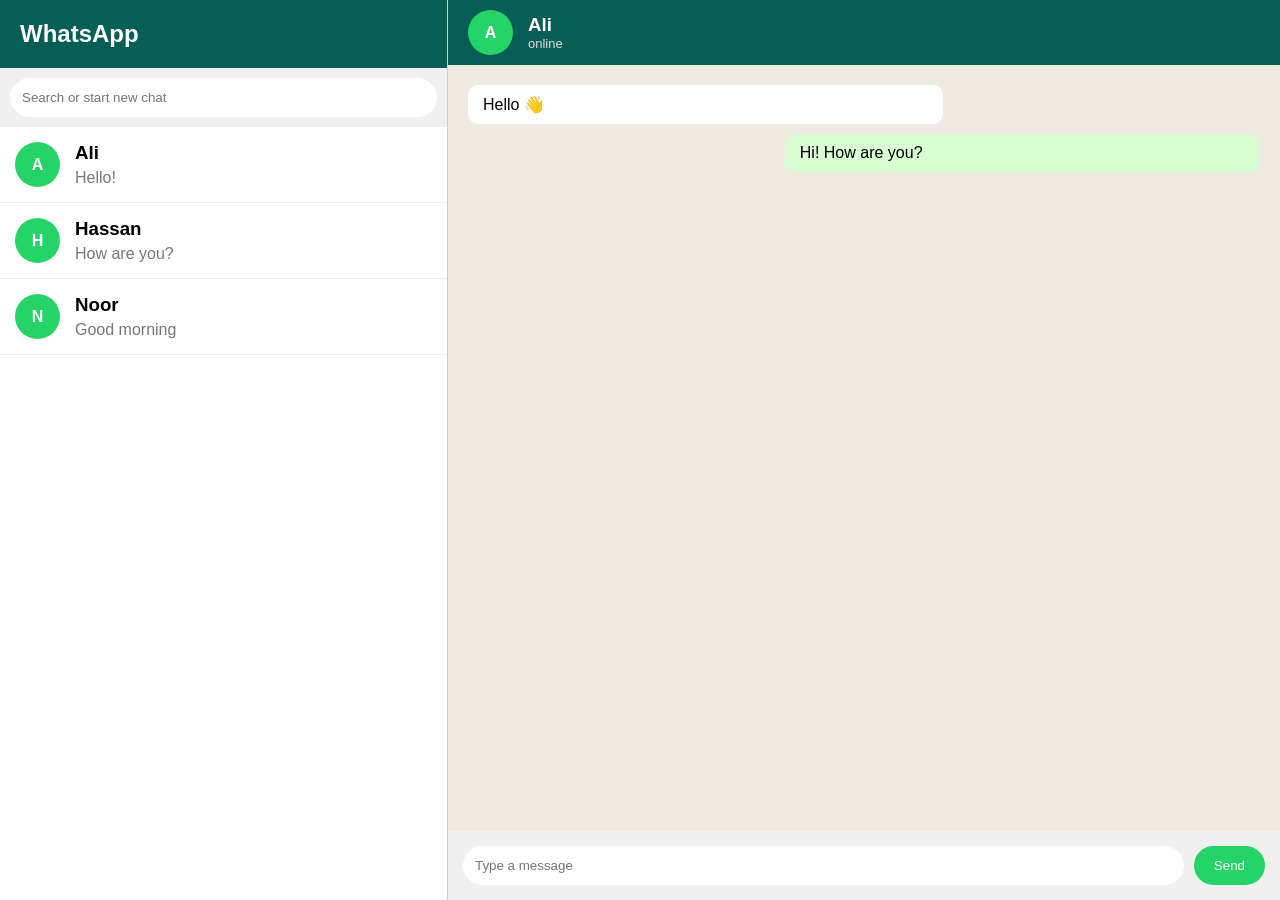
<file: index.html>
<!DOCTYPE html>
<html lang="en">
<head>
    <meta charset="UTF-8">
    <meta name="viewport" content="width=device-width, initial-scale=1.0">
    <title>WhatsApp Clone</title>
    <link rel="stylesheet" href="style.css">
</head>

<body>

    <div class="app">

        <!-- Left Sidebar -->
        <div class="sidebar">

            <div class="sidebar-header">
                <h2>WhatsApp</h2>
            </div>

            <div class="search">
                <input type="text" placeholder="Search or start new chat">
            </div>

            <div class="contact" onclick="openChat('Ali')">
                <div class="avatar">A</div>
                <div>
                    <h3>Ali</h3>
                    <p>Hello!</p>
                </div>
            </div>

            <div class="contact" onclick="openChat('Hassan')">
                <div class="avatar">H</div>
                <div>
                    <h3>Hassan</h3>
                    <p>How are you?</p>
                </div>
            </div>

            <div class="contact" onclick="openChat('Noor')">
                <div class="avatar">N</div>
                <div>
                    <h3>Noor</h3>
                    <p>Good morning</p>
                </div>
            </div>

        </div>


        <!-- Chat Area -->
        <div class="chat">

            <div class="chat-header">
                <div class="avatar">A</div>
                <div>
                    <h3 id="chatName">Ali</h3>
                    <p>online</p>
                </div>
            </div>

            <div class="messages" id="messages">
                <div class="message received">
                    Hello 👋
                </div>

                <div class="message sent">
                    Hi! How are you?
                </div>
            </div>

            <div class="message-box">
                <input
                    type="text"
                    id="messageInput"
                    placeholder="Type a message"
                >

                <button id="sendButton">
                    Send
                </button>
            </div>

        </div>

    </div>

    <script src="script.js"></script>

</body>
</html>
</file>
<file: style.css>
* {
    margin: 0;
    padding: 0;
    box-sizing: border-box;
}

body {
    font-family: Arial, sans-serif;
    background: #ddd;
}

.app {
    display: flex;
    height: 100vh;
}

/* Sidebar */
.sidebar {
    width: 35%;
    background: white;
    border-right: 1px solid #ccc;
}

.sidebar-header {
    background: #075e54;
    color: white;
    padding: 20px;
}

.search {
    padding: 10px;
    background: #f0f0f0;
}

.search input {
    width: 100%;
    padding: 12px;
    border: none;
    border-radius: 20px;
    outline: none;
}

.contact {
    display: flex;
    align-items: center;
    gap: 15px;
    padding: 15px;
    border-bottom: 1px solid #eee;
    cursor: pointer;
}

.contact:hover {
    background: #f5f5f5;
}

.avatar {
    width: 45px;
    height: 45px;
    background: #25d366;
    color: white;
    border-radius: 50%;
    display: flex;
    align-items: center;
    justify-content: center;
    font-weight: bold;
}

.contact h3 {
    margin-bottom: 5px;
}

.contact p {
    color: #777;
}

/* Chat */
.chat {
    width: 65%;
    display: flex;
    flex-direction: column;
    background: #efeae2;
}

.chat-header {
    display: flex;
    align-items: center;
    gap: 15px;
    background: #075e54;
    color: white;
    padding: 10px 20px;
}

.chat-header p {
    font-size: 13px;
    color: #ddd;
}

.messages {
    flex: 1;
    padding: 20px;
    overflow-y: auto;
}

.message {
    max-width: 60%;
    padding: 10px 15px;
    margin-bottom: 10px;
    border-radius: 10px;
}

.received {
    background: white;
    align-self: flex-start;
}

.sent {
    background: #d9fdd3;
    margin-left: auto;
}

/* Message Box */
.message-box {
    display: flex;
    gap: 10px;
    padding: 15px;
    background: #f0f0f0;
}

.message-box input {
    flex: 1;
    padding: 12px;
    border: none;
    border-radius: 20px;
    outline: none;
}

.message-box button {
    background: #25d366;
    color: white;
    border: none;
    padding: 12px 20px;
    border-radius: 20px;
    cursor: pointer;
}

.message-box button:hover {
    background: #128c7e;
}

/* Mobile */
@media (max-width: 700px) {

    .sidebar {
        width: 40%;
    }

    .chat {
        width: 60%;
    }

    .sidebar-header h2 {
        font-size: 18px;
    }

    .contact {
        padding: 10px;
    }

    .contact p {
        display: none;
    }

    .message {
        max-width: 80%;
    }
}
</file>
